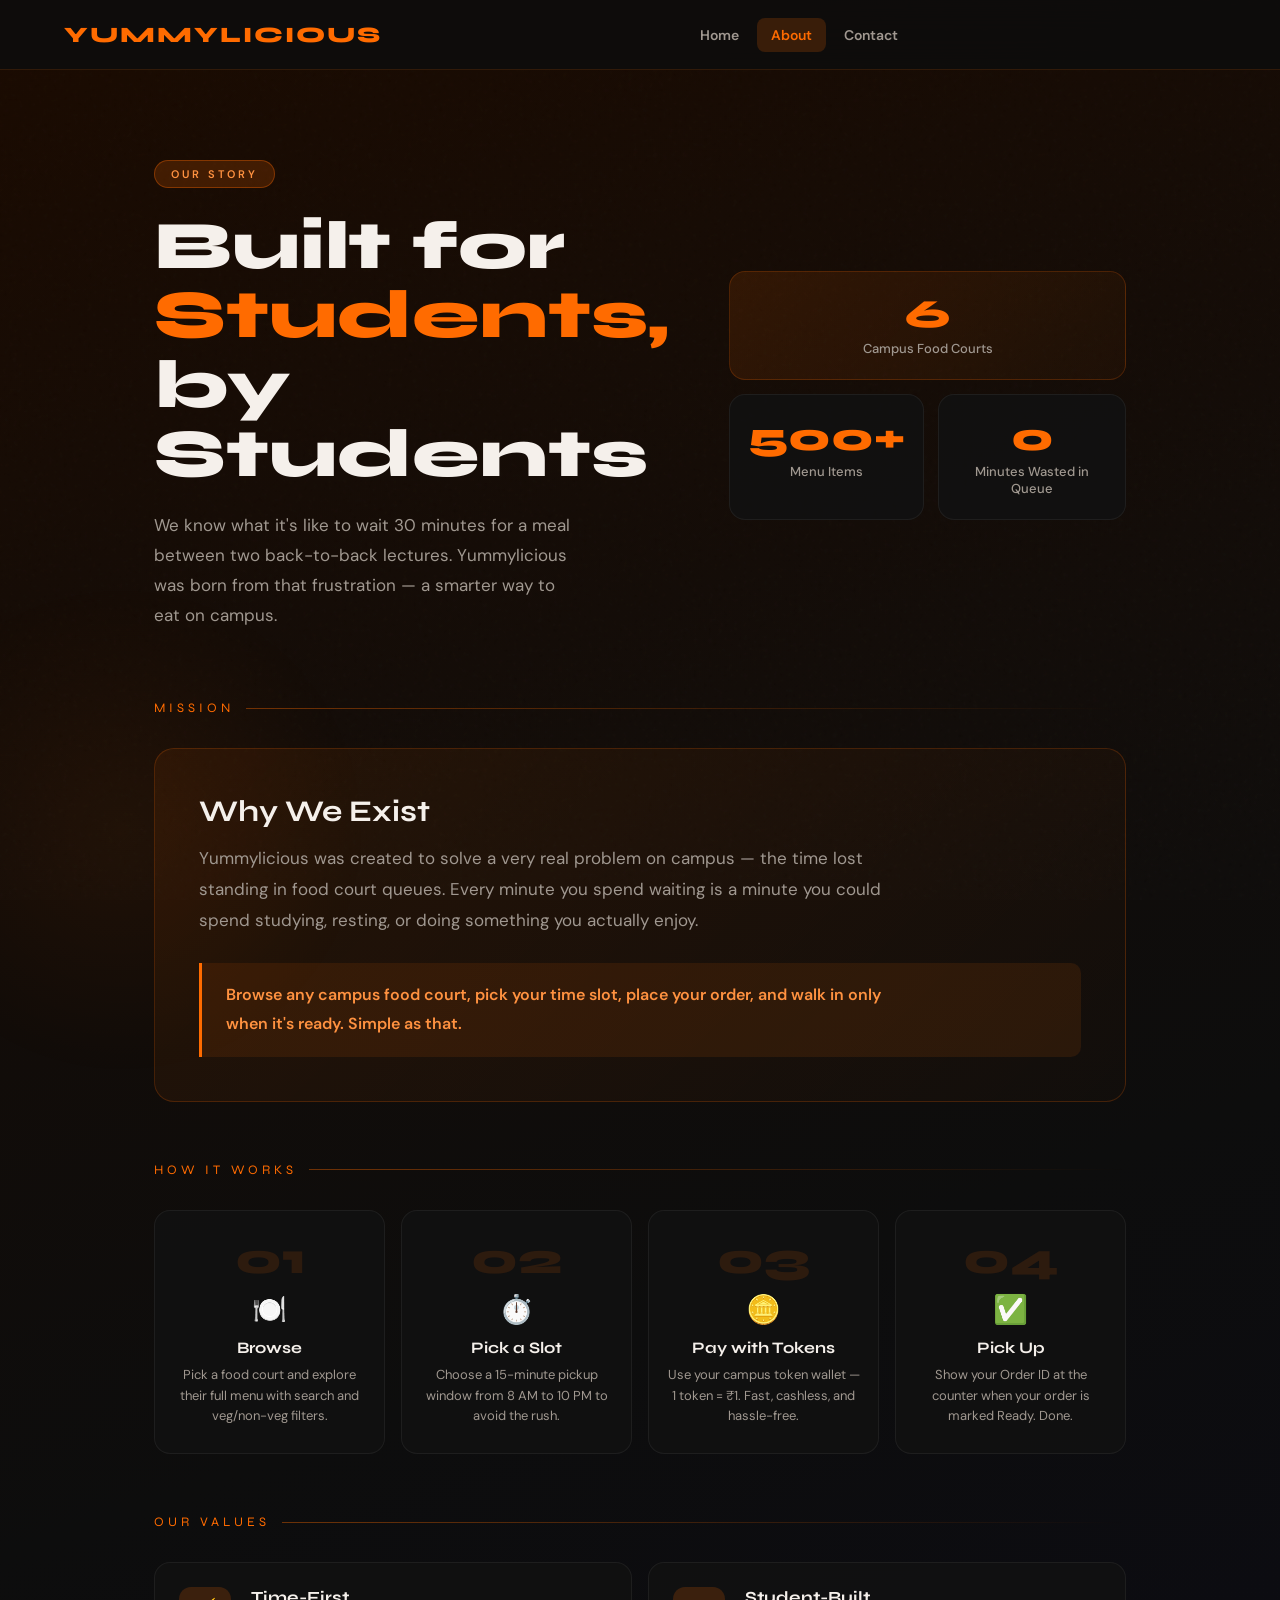
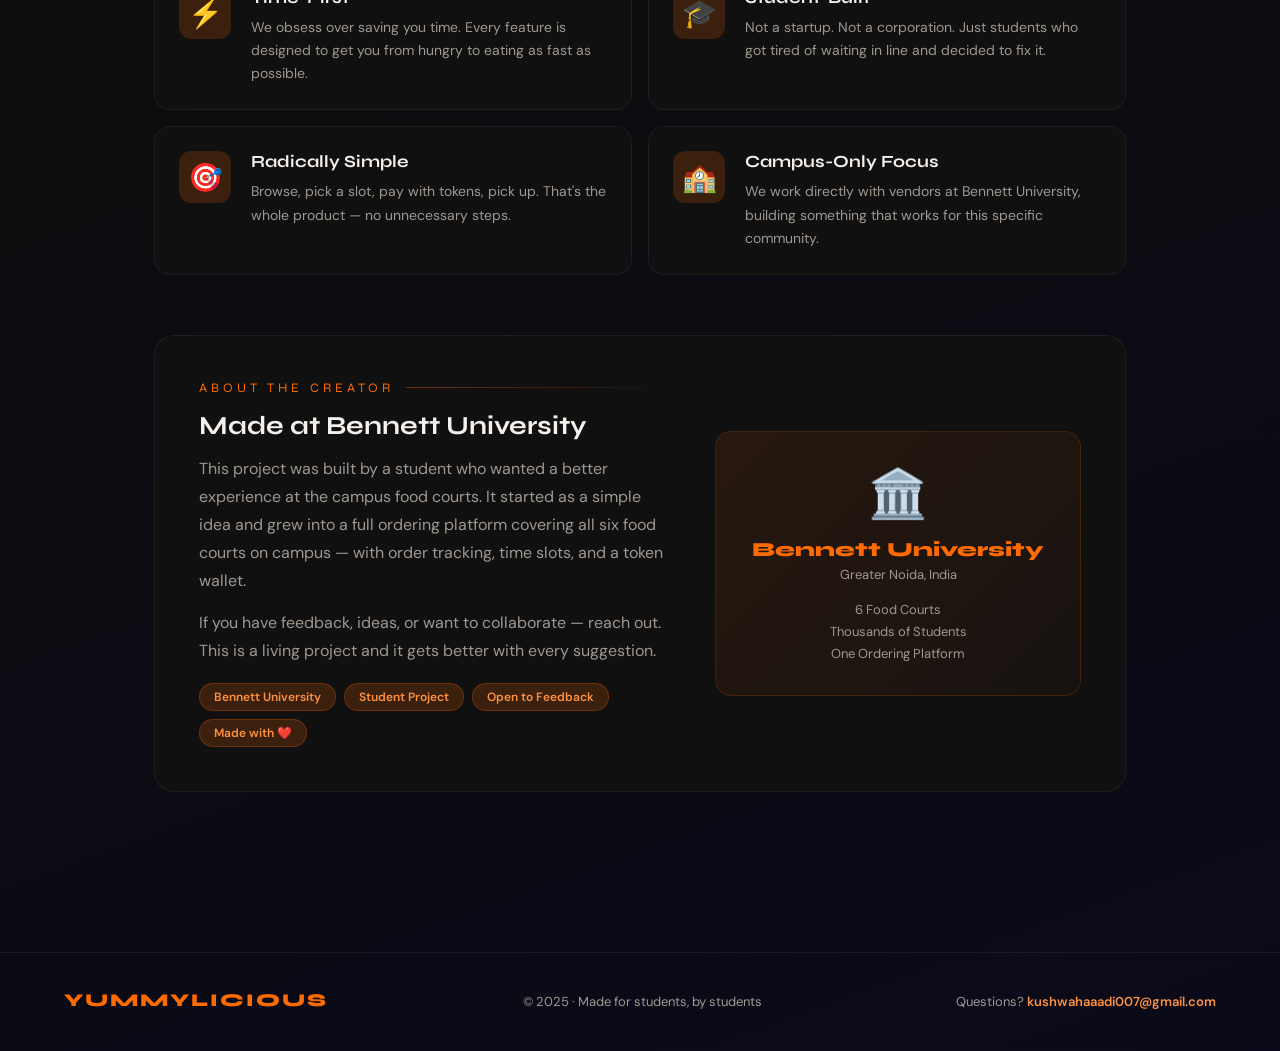
<file: about.html>
<!DOCTYPE html>
<html lang="en">
<head>
<meta charset="UTF-8">
<meta name="viewport" content="width=device-width, initial-scale=1.0">
<title>About Us | Yummylicious</title>
<link href="https://fonts.googleapis.com/css2?family=Syne:wght@700;800&family=DM+Sans:wght@400;500;600&display=swap" rel="stylesheet">
<link rel="stylesheet" href="style.css">
<style>
/* About-specific styles */
body { background: linear-gradient(160deg, #1a0a00 0%, #0D0D0D 50%, #0a0a1a 100%); }

.glow-bottom {
  position: fixed; bottom: -20%; left: -10%;
  width: 500px; height: 500px;
  background: radial-gradient(circle, rgba(255,107,0,0.06) 0%, transparent 70%);
  pointer-events: none; z-index: 0;
}

/* ── ABOUT HERO ── */
.about-hero {
  position: relative; z-index: 1;
  padding: 90px 5% 70px; max-width: 1100px; margin: 0 auto;
  display: grid; grid-template-columns: 1fr 1fr; gap: 60px; align-items: center;
}
.hero-badge {
  display: inline-block; background: var(--orange-glow); border: 1px solid rgba(255,107,0,0.35);
  color: var(--orange-light); font-size: 11px; font-weight: 600; letter-spacing: 3px;
  text-transform: uppercase; padding: 6px 16px; border-radius: 999px; margin-bottom: 24px;
}
.hero-left h1 {
  font-family: 'Syne', sans-serif; font-size: clamp(40px, 6vw, 68px);
  font-weight: 800; line-height: 1.02; margin-bottom: 22px;
}
.hero-left h1 em { font-style: normal; color: var(--orange); }
.hero-left p { color: var(--muted); font-size: 17px; line-height: 1.75; max-width: 420px; }

.hero-right { display: grid; grid-template-columns: 1fr 1fr; gap: 14px; }
.stat-card {
  background: var(--card-bg); border: 1px solid rgba(255,255,255,0.06);
  border-radius: var(--radius); padding: 22px 18px; text-align: center;
  transition: border-color 0.3s, transform 0.3s;
}
.stat-card:hover { border-color: rgba(255,107,0,0.3); transform: translateY(-4px); }
.stat-card:first-child {
  grid-column: 1 / -1;
  background: linear-gradient(135deg, rgba(255,107,0,0.12), rgba(255,107,0,0.04));
  border-color: rgba(255,107,0,0.2);
}
.stat-num {
  font-family: 'Syne', sans-serif; font-size: 40px; font-weight: 800;
  color: var(--orange); line-height: 1; margin-bottom: 6px;
}
.stat-label { font-size: 13px; color: var(--muted); font-weight: 500; }

/* ── CONTENT WRAPPER ── */
.content-wrapper {
  position: relative; z-index: 1; max-width: 1100px;
  margin: 0 auto; padding: 0 5% 100px;
}

/* ── MISSION ── */
.mission-block {
  background: linear-gradient(135deg, rgba(255,107,0,0.08), rgba(255,107,0,0.02));
  border: 1px solid rgba(255,107,0,0.2); border-radius: 20px;
  padding: 44px; margin-bottom: 60px;
}
.mission-block h2 { font-family: 'Syne', sans-serif; font-size: 30px; font-weight: 700; margin-bottom: 14px; }
.mission-block p { color: var(--muted); font-size: 17px; line-height: 1.8; max-width: 700px; }
.mission-highlight {
  margin-top: 28px; padding: 18px 24px;
  background: rgba(255,107,0,0.1); border-left: 3px solid var(--orange);
  border-radius: 0 10px 10px 0;
}
.mission-highlight p { color: var(--orange-light); font-size: 16px; font-weight: 600; margin: 0; }

/* ── HOW IT WORKS ── */
.how-section { margin-bottom: 60px; }
.steps-grid { display: grid; grid-template-columns: repeat(4, 1fr); gap: 16px; margin-top: 28px; }
.step-card {
  background: var(--card-bg); border: 1px solid rgba(255,255,255,0.06);
  border-radius: var(--radius); padding: 26px 18px; text-align: center;
  transition: border-color 0.3s, transform 0.3s; position: relative; overflow: hidden;
}
.step-card:hover { border-color: rgba(255,107,0,0.25); transform: translateY(-4px); }
.step-card::before {
  content: ''; position: absolute; top: 0; left: 0; right: 0; height: 2px;
  background: linear-gradient(to right, var(--orange), transparent);
  opacity: 0; transition: opacity 0.3s;
}
.step-card:hover::before { opacity: 1; }
.step-num { font-family: 'Syne', sans-serif; font-size: 44px; font-weight: 800; color: rgba(255,107,0,0.12); line-height: 1; margin-bottom: 10px; }
.step-icon { font-size: 28px; margin-bottom: 10px; }
.step-title { font-family: 'Syne', sans-serif; font-size: 16px; font-weight: 700; margin-bottom: 8px; }
.step-desc { font-size: 13px; color: var(--muted); line-height: 1.6; }

/* ── VALUES ── */
.values-section { margin-bottom: 60px; }
.values-grid { display: grid; grid-template-columns: 1fr 1fr; gap: 16px; margin-top: 28px; }
.value-card {
  background: var(--card-bg); border: 1px solid rgba(255,255,255,0.06);
  border-radius: var(--radius); padding: 24px;
  display: flex; gap: 20px; align-items: flex-start;
  transition: border-color 0.3s, transform 0.3s;
}
.value-card:hover { border-color: rgba(255,107,0,0.25); transform: translateY(-3px); }
.value-icon {
  font-size: 28px; flex-shrink: 0; width: 52px; height: 52px;
  background: var(--orange-glow); border-radius: 12px;
  display: flex; align-items: center; justify-content: center;
}
.value-text h3 { font-family: 'Syne', sans-serif; font-size: 17px; font-weight: 700; margin-bottom: 8px; }
.value-text p { font-size: 14px; color: var(--muted); line-height: 1.65; }

/* ── STUDENT BLOCK ── */
.student-block {
  background: var(--card-bg); border: 1px solid rgba(255,255,255,0.06);
  border-radius: 20px; padding: 44px;
  display: flex; gap: 50px; align-items: center; margin-bottom: 60px;
}
.student-block-left { flex: 1; }
.student-block-left h2 { font-family: 'Syne', sans-serif; font-size: 26px; font-weight: 700; margin-bottom: 14px; }
.student-block-left p { color: var(--muted); font-size: 16px; line-height: 1.75; margin-bottom: 14px; }
.tag-row { display: flex; flex-wrap: wrap; gap: 8px; margin-top: 18px; }
.tag {
  background: var(--orange-glow); border: 1px solid rgba(255,107,0,0.25);
  color: var(--orange-light); font-size: 12px; font-weight: 600;
  padding: 5px 14px; border-radius: 999px;
}
.student-block-right {
  flex-shrink: 0; text-align: center; padding: 30px 36px;
  background: linear-gradient(135deg, rgba(255,107,0,0.1), rgba(255,107,0,0.03));
  border-radius: 16px; border: 1px solid rgba(255,107,0,0.15);
}
.uni-name { font-family: 'Syne', sans-serif; font-size: 20px; font-weight: 800; color: var(--orange); margin-bottom: 4px; }
.uni-sub { font-size: 13px; color: var(--muted); }

/* ── FOOTER ── */
footer {
  position: relative; z-index: 1;
  border-top: 1px solid rgba(255,255,255,0.07);
  padding: 36px 5%;
  display: flex; justify-content: space-between; align-items: center;
  flex-wrap: wrap; gap: 16px;
}
.footer-logo { font-family: 'Syne', sans-serif; font-size: 18px; font-weight: 800; color: var(--orange); letter-spacing: 2px; }
.footer-copy { font-size: 13px; color: var(--muted); }
.footer-email { font-size: 13px; color: var(--muted); }
.footer-email a { color: var(--orange-light); text-decoration: none; font-weight: 600; }
.footer-email a:hover { text-decoration: underline; }

/* ── RESPONSIVE ── */
@media (max-width: 900px) {
  .about-hero { grid-template-columns: 1fr; gap: 40px; }
  .hero-right { grid-template-columns: repeat(3, 1fr); }
  .hero-right .stat-card:first-child { grid-column: 1/-1; }
  .steps-grid { grid-template-columns: repeat(2, 1fr); }
  .student-block { flex-direction: column; }
  .student-block-right { width: 100%; }
}
@media (max-width: 600px) {
  .values-grid { grid-template-columns: 1fr; }
  .hero-right { grid-template-columns: 1fr 1fr; }
  footer { flex-direction: column; text-align: center; }
  .mission-block { padding: 28px 24px; }
}
</style>
</head>
<body>
<div class="glow-bottom"></div>

<!-- NAVBAR -->
<nav class="navbar">
  <a href="index.html" class="logo">Yummylicious</a>
  <div class="nav-center">
    <a href="index.html">Home</a>
    <a href="about.html" class="active">About</a>
    <a href="#" id="contact-link">Contact</a>
  </div>
  <div class="nav-right">
    <button class="mobile-menu-btn" id="mobileMenuBtn" onclick="toggleMobileMenu()"><span></span><span></span><span></span></button>
  </div>
</nav>
<div class="mobile-nav" id="mobileNav">
  <a href="index.html">Home</a>
  <a href="about.html">About</a>
  <a href="#" id="mobile-contact-link">Contact</a>
</div>

<!-- HERO -->
<section class="about-hero">
  <div class="hero-left">
    <div class="hero-badge">Our Story</div>
    <h1>Built for <em>Students,</em> by Students</h1>
    <p>We know what it's like to wait 30 minutes for a meal between two back-to-back lectures. Yummylicious was born from that frustration — a smarter way to eat on campus.</p>
  </div>
  <div class="hero-right">
    <div class="stat-card">
      <div class="stat-num">6</div>
      <div class="stat-label">Campus Food Courts</div>
    </div>
    <div class="stat-card">
      <div class="stat-num">500+</div>
      <div class="stat-label">Menu Items</div>
    </div>
    <div class="stat-card">
      <div class="stat-num">0</div>
      <div class="stat-label">Minutes Wasted in Queue</div>
    </div>
  </div>
</section>

<!-- CONTENT -->
<div class="content-wrapper">

  <div class="section-label">Mission</div>
  <div class="mission-block">
    <h2>Why We Exist</h2>
    <p>Yummylicious was created to solve a very real problem on campus — the time lost standing in food court queues. Every minute you spend waiting is a minute you could spend studying, resting, or doing something you actually enjoy.</p>
    <div class="mission-highlight">
      <p>Browse any campus food court, pick your time slot, place your order, and walk in only when it's ready. Simple as that.</p>
    </div>
  </div>

  <div class="how-section">
    <div class="section-label">How It Works</div>
    <div class="steps-grid">
      <div class="step-card">
        <div class="step-num">01</div>
        <div class="step-icon">🍽️</div>
        <div class="step-title">Browse</div>
        <div class="step-desc">Pick a food court and explore their full menu with search and veg/non-veg filters.</div>
      </div>
      <div class="step-card">
        <div class="step-num">02</div>
        <div class="step-icon">⏱️</div>
        <div class="step-title">Pick a Slot</div>
        <div class="step-desc">Choose a 15-minute pickup window from 8 AM to 10 PM to avoid the rush.</div>
      </div>
      <div class="step-card">
        <div class="step-num">03</div>
        <div class="step-icon">🪙</div>
        <div class="step-title">Pay with Tokens</div>
        <div class="step-desc">Use your campus token wallet — 1 token = ₹1. Fast, cashless, and hassle-free.</div>
      </div>
      <div class="step-card">
        <div class="step-num">04</div>
        <div class="step-icon">✅</div>
        <div class="step-title">Pick Up</div>
        <div class="step-desc">Show your Order ID at the counter when your order is marked Ready. Done.</div>
      </div>
    </div>
  </div>

  <div class="values-section">
    <div class="section-label">Our Values</div>
    <div class="values-grid">
      <div class="value-card">
        <div class="value-icon">⚡</div>
        <div class="value-text">
          <h3>Time-First</h3>
          <p>We obsess over saving you time. Every feature is designed to get you from hungry to eating as fast as possible.</p>
        </div>
      </div>
      <div class="value-card">
        <div class="value-icon">🎓</div>
        <div class="value-text">
          <h3>Student-Built</h3>
          <p>Not a startup. Not a corporation. Just students who got tired of waiting in line and decided to fix it.</p>
        </div>
      </div>
      <div class="value-card">
        <div class="value-icon">🎯</div>
        <div class="value-text">
          <h3>Radically Simple</h3>
          <p>Browse, pick a slot, pay with tokens, pick up. That's the whole product — no unnecessary steps.</p>
        </div>
      </div>
      <div class="value-card">
        <div class="value-icon">🏫</div>
        <div class="value-text">
          <h3>Campus-Only Focus</h3>
          <p>We work directly with vendors at Bennett University, building something that works for this specific community.</p>
        </div>
      </div>
    </div>
  </div>

  <div class="student-block">
    <div class="student-block-left">
      <div class="section-label" style="margin-bottom:14px;">About the Creator</div>
      <h2>Made at Bennett University</h2>
      <p>This project was built by a student who wanted a better experience at the campus food courts. It started as a simple idea and grew into a full ordering platform covering all six food courts on campus — with order tracking, time slots, and a token wallet.</p>
      <p>If you have feedback, ideas, or want to collaborate — reach out. This is a living project and it gets better with every suggestion.</p>
      <div class="tag-row">
        <span class="tag">Bennett University</span>
        <span class="tag">Student Project</span>
        <span class="tag">Open to Feedback</span>
        <span class="tag">Made with ❤️</span>
      </div>
    </div>
    <div class="student-block-right">
      <div style="font-size:48px;margin-bottom:12px;">🏛️</div>
      <div class="uni-name">Bennett University</div>
      <div class="uni-sub">Greater Noida, India</div>
      <div style="margin-top:16px;font-size:13px;color:var(--muted);line-height:1.7;">
        6 Food Courts<br>Thousands of Students<br>One Ordering Platform
      </div>
    </div>
  </div>

</div>

<!-- FOOTER -->
<footer>
  <div class="footer-logo">YUMMYLICIOUS</div>
  <div class="footer-copy">© 2025 · Made for students, by students</div>
  <div class="footer-email">Questions? <a href="mailto:kushwahaaadi007@gmail.com">kushwahaaadi007@gmail.com</a></div>
</footer>

<!-- CONTACT POPUP (reused from shared) -->
<div class="overlay-popup" id="contactPopup">
  <div class="contact-popup-box">
    <h2 class="contact-popup-head">Contact Us <button class="popup-close-x" onclick="document.getElementById('contactPopup').classList.remove('open')">✕</button></h2>
    <form action="https://formsubmit.co/kushwahaaadi007@gmail.com" method="POST">
      <div class="form-group"><label>Your Name</label><input type="text" name="name" required placeholder="e.g. Aaditya Kushwaha"></div>
      <div class="form-group"><label>Email Address</label><input type="email" name="email" required placeholder="your@email.com"></div>
      <div class="form-group"><label>Message</label><textarea name="query" required placeholder="Tell us how we can help…"></textarea></div>
      <input type="hidden" name="_subject" value="Yummylicious Contact Form">
      <input type="hidden" name="_captcha" value="false">
      <button type="submit" class="checkout-btn" style="margin-top:4px;">Send Message</button>
    </form>
  </div>
</div>

<script>
function toggleMobileMenu() { document.getElementById('mobileNav').classList.toggle('open'); }

// Fix contact links on about page
['contact-link', 'mobile-contact-link'].forEach(id => {
  const el = document.getElementById(id);
  if (el) el.addEventListener('click', e => { e.preventDefault(); document.getElementById('contactPopup').classList.add('open'); });
});

document.getElementById('contactPopup').addEventListener('click', function(e) { if (e.target === this) this.classList.remove('open'); });
</script>
</body>
</html>
</file>
<file: style.css>
/* ══════════════════════════════════════════
   YUMMYLICIOUS — Shared Stylesheet
   All pages link to this file
══════════════════════════════════════════ */

:root {
  --orange: #FF6B00;
  --orange-light: #FF9240;
  --orange-glow: rgba(255,107,0,0.18);
  --dark: #0D0D0D;
  --card-bg: rgba(18,18,18,0.88);
  --surface: rgba(30,30,30,0.9);
  --text: #F5F0EB;
  --muted: #A09890;
  --veg: #22c55e;
  --nonveg: #ef4444;
  --radius: 16px;
  --nav-h: 70px;
}

/* ── RESET ── */
*, *::before, *::after { margin: 0; padding: 0; box-sizing: border-box; }
html { scroll-behavior: smooth; }
body {
  font-family: 'DM Sans', sans-serif;
  background: var(--dark);
  color: var(--text);
  min-height: 100vh;
  overflow-x: hidden;
  -webkit-font-smoothing: antialiased;
}

/* ── NOISE TEXTURE ── */
body::before {
  content: '';
  position: fixed; inset: 0;
  background-image: url("data:image/svg+xml,%3Csvg viewBox='0 0 200 200' xmlns='http://www.w3.org/2000/svg'%3E%3Cfilter id='n'%3E%3CfeTurbulence type='fractalNoise' baseFrequency='0.9' numOctaves='4' stitchTiles='stitch'/%3E%3C/filter%3E%3Crect width='100%25' height='100%25' filter='url(%23n)' opacity='0.04'/%3E%3C/svg%3E");
  pointer-events: none; z-index: 0; opacity: 0.5;
}

/* ── MAIN WRAPPER ── */
.main {
  position: relative;
  min-height: 100vh;
  background: linear-gradient(160deg, #1a0a00 0%, #0D0D0D 50%, #0a0a1a 100%);
}
.main::after {
  content: ''; position: fixed; top: -30%; right: -10%; width: 600px; height: 600px;
  background: radial-gradient(circle, rgba(255,107,0,0.12) 0%, transparent 70%);
  pointer-events: none; z-index: 0;
}

/* ══════════════════════════════════════════
   NAVBAR
══════════════════════════════════════════ */
.navbar {
  position: sticky; top: 0; z-index: 100;
  display: flex; justify-content: space-between; align-items: center;
  padding: 0 5%; height: var(--nav-h);
  background: rgba(13,13,13,0.88); backdrop-filter: blur(20px);
  border-bottom: 1px solid rgba(255,107,0,0.15);
  gap: 12px;
}
.logo {
  font-family: 'Syne', sans-serif; font-size: 22px; font-weight: 800;
  color: var(--orange); letter-spacing: 2px; text-transform: uppercase;
  flex-shrink: 0; text-decoration: none;
}
.nav-center { display: flex; gap: 4px; }
.nav-center a {
  text-decoration: none; color: var(--muted); font-weight: 600; font-size: 14px;
  padding: 8px 14px; border-radius: 8px; transition: all 0.2s;
}
.nav-center a:hover, .nav-center a.active { color: var(--orange); background: var(--orange-glow); }

.nav-right { display: flex; align-items: center; gap: 10px; flex-shrink: 0; }

/* Token pill */
.token-pill {
  display: none; align-items: center; gap: 6px;
  background: var(--orange-glow); border: 1px solid rgba(255,107,0,0.3);
  color: var(--orange-light); font-weight: 700; font-size: 13px;
  padding: 7px 14px; border-radius: 999px; cursor: pointer; transition: all 0.2s;
}
.token-pill:hover { background: rgba(255,107,0,0.25); }

/* Cart pill */
.cart-pill {
  display: flex; align-items: center; gap: 8px;
  background: var(--orange); color: white; font-weight: 700; font-size: 14px;
  padding: 8px 18px; border-radius: 999px; cursor: pointer; border: none;
  transition: all 0.2s; font-family: 'DM Sans', sans-serif;
}
.cart-pill:hover { background: var(--orange-light); transform: scale(1.04); }
.cart-pill svg { width: 16px; height: 16px; }

/* Login btn */
.login-btn {
  background: none; border: 1px solid rgba(255,255,255,0.15); color: var(--muted);
  font-family: 'DM Sans', sans-serif; font-size: 14px; font-weight: 600;
  padding: 8px 18px; border-radius: 999px; cursor: pointer; transition: all 0.2s;
}
.login-btn:hover { border-color: var(--orange); color: var(--orange); }

/* User menu btn */
.user-menu-btn {
  display: none; align-items: center; gap: 8px;
  background: var(--surface); border: 1px solid rgba(255,255,255,0.1);
  color: var(--text); font-family: 'DM Sans', sans-serif; font-size: 13px; font-weight: 600;
  padding: 7px 14px; border-radius: 999px; cursor: pointer; transition: all 0.2s;
}
.user-menu-btn:hover { border-color: rgba(255,107,0,0.3); }
.user-avatar {
  width: 26px; height: 26px; border-radius: 50%; background: var(--orange);
  color: white; font-size: 11px; font-weight: 800;
  display: flex; align-items: center; justify-content: center; flex-shrink: 0;
}

/* Mobile hamburger */
.mobile-menu-btn {
  display: none; flex-direction: column; gap: 5px; background: none;
  border: none; cursor: pointer; padding: 4px;
}
.mobile-menu-btn span {
  display: block; width: 22px; height: 2px;
  background: var(--text); border-radius: 2px; transition: all 0.2s;
}

/* Mobile nav drawer */
.mobile-nav {
  display: none; flex-direction: column;
  position: fixed; top: var(--nav-h); left: 0; right: 0;
  background: rgba(13,13,13,0.97); backdrop-filter: blur(20px);
  border-bottom: 1px solid rgba(255,107,0,0.15);
  padding: 16px 5%; gap: 4px; z-index: 99;
}
.mobile-nav.open { display: flex; }
.mobile-nav a {
  color: var(--muted); font-weight: 600; font-size: 15px;
  padding: 12px 16px; border-radius: 8px; text-decoration: none; transition: all 0.2s;
}
.mobile-nav a:hover { color: var(--orange); background: var(--orange-glow); }

/* ══════════════════════════════════════════
   HERO
══════════════════════════════════════════ */
.hero {
  position: relative; z-index: 1; text-align: center; padding: 80px 5% 60px;
}
.hero-badge {
  display: inline-block; background: var(--orange-glow); border: 1px solid rgba(255,107,0,0.4);
  color: var(--orange-light); font-size: 12px; font-weight: 600; letter-spacing: 3px;
  text-transform: uppercase; padding: 6px 18px; border-radius: 999px; margin-bottom: 24px;
}
.hero h1 {
  font-family: 'Syne', sans-serif; font-size: clamp(42px, 8vw, 96px);
  font-weight: 800; line-height: 0.95; color: var(--text); margin-bottom: 20px;
}
.hero h1 span { color: var(--orange); }
.hero p { color: var(--muted); font-size: 17px; max-width: 480px; margin: 0 auto 36px; }

.hero-stats {
  display: inline-flex; align-items: center; gap: 0;
  background: var(--card-bg); border: 1px solid rgba(255,255,255,0.07);
  border-radius: 16px; overflow: hidden; backdrop-filter: blur(10px);
}
.hero-stat { padding: 16px 28px; text-align: center; }
.hero-stat-num {
  font-family: 'Syne', sans-serif; font-size: 28px; font-weight: 800;
  color: var(--orange); display: block; line-height: 1;
}
.hero-stat-lbl { font-size: 11px; color: var(--muted); font-weight: 600; letter-spacing: 0.5px; margin-top: 2px; display: block; }
.hero-stat-divider { width: 1px; height: 40px; background: rgba(255,255,255,0.07); }

/* ══════════════════════════════════════════
   COURTS SECTION
══════════════════════════════════════════ */
.courts-section { position: relative; z-index: 1; padding: 0 5% 60px; }
.section-label {
  font-family: 'Syne', sans-serif; font-size: 13px; letter-spacing: 4px;
  text-transform: uppercase; color: var(--orange); margin-bottom: 32px;
  display: flex; align-items: center; gap: 12px;
}
.section-label::after {
  content: ''; flex: 1; height: 1px;
  background: linear-gradient(to right, rgba(255,107,0,0.4), transparent);
}

.cards-grid { display: grid; grid-template-columns: repeat(auto-fill, minmax(320px, 1fr)); gap: 24px; }

.card {
  background: var(--card-bg); border: 1px solid rgba(255,255,255,0.06);
  border-radius: var(--radius); overflow: hidden;
  transition: transform 0.3s, box-shadow 0.3s, border-color 0.3s;
  cursor: pointer; backdrop-filter: blur(12px);
}
.card:hover {
  transform: translateY(-6px);
  box-shadow: 0 20px 60px rgba(0,0,0,0.5), 0 0 0 1px rgba(255,107,0,0.3);
  border-color: rgba(255,107,0,0.3);
}
.card-img { width: 100%; height: 200px; overflow: hidden; position: relative; }
.card-img img { width: 100%; height: 100%; object-fit: cover; transition: transform 0.5s; }
.card:hover .card-img img { transform: scale(1.08); }
.card-img::after {
  content: ''; position: absolute; inset: 0;
  background: linear-gradient(to top, rgba(13,13,13,0.6) 0%, transparent 60%);
}
.card-body { padding: 20px; }
.card-cuisine { font-size: 11px; font-weight: 600; letter-spacing: 2px; text-transform: uppercase; color: var(--orange-light); margin-bottom: 8px; }
.card-name { font-family: 'Syne', sans-serif; font-size: 22px; font-weight: 700; margin-bottom: 10px; }
.card-desc { color: var(--muted); font-size: 14px; line-height: 1.6; margin-bottom: 20px; }
.card-btn {
  width: 100%; padding: 12px; background: var(--orange); border: none;
  color: white; font-family: 'DM Sans', sans-serif; font-size: 15px; font-weight: 700;
  border-radius: 10px; cursor: pointer; transition: all 0.2s;
}
.card-btn:hover { background: var(--orange-light); transform: translateY(-1px); }

/* ══════════════════════════════════════════
   ORDER PAGE
══════════════════════════════════════════ */
.order-page {
  display: none; position: relative; z-index: 1;
  min-height: 100vh;
  background: linear-gradient(160deg, #1a0a00 0%, #0D0D0D 60%, #0a0a1a 100%);
}
.order-inner { padding: 0 5% 60px; }
.order-header {
  display: flex; justify-content: space-between; align-items: center;
  padding: 40px 0 32px; gap: 20px;
}
.back-btn {
  display: flex; align-items: center; gap: 8px;
  background: none; border: 1px solid rgba(255,255,255,0.15); color: var(--text);
  padding: 10px 20px; border-radius: 10px; cursor: pointer;
  font-family: 'DM Sans', sans-serif; font-size: 14px; font-weight: 600; transition: all 0.2s;
}
.back-btn:hover { border-color: var(--orange); color: var(--orange); }
.order-cuisine-lbl {
  font-size: 12px; letter-spacing: 3px; text-transform: uppercase;
  color: var(--orange); margin-bottom: 6px; font-weight: 600;
}
.order-title {
  font-family: 'Syne', sans-serif; font-size: clamp(28px, 5vw, 48px);
  font-weight: 800; color: var(--orange);
}

/* Search bar */
.search-bar-wrapper { margin-bottom: 28px; }
.search-row { display: flex; gap: 12px; flex-wrap: wrap; align-items: center; }
.search-input-wrap { position: relative; flex: 1; min-width: 200px; }
.search-input-wrap svg {
  position: absolute; left: 14px; top: 50%; transform: translateY(-50%);
  color: var(--muted); width: 18px; height: 18px;
}
.search-input {
  width: 100%; background: var(--surface); border: 1px solid rgba(255,255,255,0.1);
  color: var(--text); font-family: 'DM Sans', sans-serif; font-size: 15px;
  padding: 12px 16px 12px 44px; border-radius: 12px; outline: none; transition: border-color 0.2s;
}
.search-input::placeholder { color: var(--muted); }
.search-input:focus { border-color: var(--orange); }

.filter-btns { display: flex; gap: 8px; flex-wrap: wrap; }
.filter-btn {
  display: flex; align-items: center; gap: 6px; padding: 10px 16px;
  border-radius: 10px; border: 1px solid rgba(255,255,255,0.1);
  background: var(--surface); color: var(--muted);
  font-family: 'DM Sans', sans-serif; font-size: 13px; font-weight: 600;
  cursor: pointer; transition: all 0.2s;
}
.filter-btn.active-all { border-color: var(--orange); color: var(--orange); background: var(--orange-glow); }
.filter-btn.active-veg { border-color: var(--veg); color: var(--veg); background: rgba(34,197,94,0.12); }
.filter-btn.active-nonveg { border-color: var(--nonveg); color: var(--nonveg); background: rgba(239,68,68,0.12); }
.dot { width: 8px; height: 8px; border-radius: 50%; }
.dot-veg { background: var(--veg); }
.dot-nonveg { background: var(--nonveg); }
.results-count { font-size: 13px; color: var(--muted); margin-top: 12px; }
.results-count span { color: var(--orange); font-weight: 600; }

/* Dish cards */
.dishes-container { display: grid; grid-template-columns: repeat(auto-fill, minmax(200px, 1fr)); gap: 16px; }
.dish-card {
  background: var(--card-bg); border: 1px solid rgba(255,255,255,0.06);
  border-radius: var(--radius); overflow: hidden;
  transition: transform 0.25s, border-color 0.25s;
  display: flex; flex-direction: column; backdrop-filter: blur(10px);
}
.dish-card:hover { transform: translateY(-4px); border-color: rgba(255,107,0,0.25); }
.dish-img-wrap { width: 100%; height: 140px; overflow: hidden; }
.dish-img-wrap img { width: 100%; height: 100%; object-fit: cover; transition: transform 0.4s; }
.dish-card:hover .dish-img-wrap img { transform: scale(1.06); }
.dish-body { padding: 14px; flex: 1; display: flex; flex-direction: column; }
.dish-type-dot { width: 10px; height: 10px; border-radius: 50%; border: 2px solid; margin-bottom: 8px; flex-shrink: 0; }
.dish-name { font-family: 'Syne', sans-serif; font-size: 14px; font-weight: 700; margin-bottom: 6px; line-height: 1.3; flex: 1; }
.dish-price { font-size: 16px; font-weight: 700; color: var(--orange); margin-bottom: 12px; }
.qty-row { display: flex; align-items: center; gap: 8px; margin-bottom: 10px; }
.qty-btn {
  width: 28px; height: 28px; border-radius: 8px;
  background: rgba(255,107,0,0.15); border: 1px solid rgba(255,107,0,0.3);
  color: var(--orange); font-size: 16px; font-weight: 700; cursor: pointer;
  display: flex; align-items: center; justify-content: center; transition: background 0.15s;
}
.qty-btn:hover { background: rgba(255,107,0,0.3); }
.qty-num { font-size: 15px; font-weight: 700; min-width: 24px; text-align: center; }
.add-btn {
  width: 100%; padding: 9px; background: var(--orange); border: none;
  color: white; font-family: 'DM Sans', sans-serif; font-size: 13px; font-weight: 700;
  border-radius: 8px; cursor: pointer; transition: all 0.2s;
}
.add-btn:hover { background: var(--orange-light); }
.add-btn.added { background: var(--veg); }
.no-results { grid-column: 1/-1; text-align: center; padding: 60px 20px; color: var(--muted); }
.no-results h3 { font-family: 'Syne', sans-serif; font-size: 20px; margin-bottom: 8px; color: var(--text); }

/* ══════════════════════════════════════════
   CART POPUP
══════════════════════════════════════════ */
.cart-popup {
  display: none; position: fixed; inset: 0;
  background: rgba(0,0,0,0.75); backdrop-filter: blur(8px);
  z-index: 1000; justify-content: center; align-items: center; padding: 20px;
}
.cart-popup.open { display: flex; }
.cart-box {
  background: #141414; border: 1px solid rgba(255,107,0,0.3); border-radius: 20px;
  width: 100%; max-width: 560px; max-height: 90vh;
  display: flex; flex-direction: column; overflow: hidden;
  box-shadow: 0 30px 80px rgba(0,0,0,0.7);
}
.cart-head {
  display: flex; justify-content: space-between; align-items: center;
  padding: 22px 28px; border-bottom: 1px solid rgba(255,255,255,0.08);
  flex-shrink: 0;
}
.cart-head h2 { font-family: 'Syne', sans-serif; font-size: 20px; font-weight: 700; color: var(--orange); }
.cart-close { background: none; border: none; color: var(--muted); font-size: 22px; cursor: pointer; transition: color 0.2s; }
.cart-close:hover { color: var(--text); }
.cart-items-scroll { flex: 1; overflow-y: auto; padding: 12px 28px; min-height: 0; }
.cart-items-scroll::-webkit-scrollbar { width: 4px; }
.cart-items-scroll::-webkit-scrollbar-thumb { background: rgba(255,107,0,0.3); border-radius: 4px; }

.cart-court-label {
  font-size: 11px; font-weight: 700; letter-spacing: 2px; text-transform: uppercase;
  color: var(--orange); padding: 10px 0 6px; border-bottom: 1px solid rgba(255,107,0,0.15);
  margin-bottom: 4px;
}
.empty-cart-msg { text-align: center; padding: 50px 20px; color: var(--muted); font-size: 15px; }
.empty-cart-msg .icon { font-size: 48px; margin-bottom: 12px; }
.cart-item-row {
  display: grid; grid-template-columns: 1fr auto auto auto auto;
  align-items: center; gap: 12px; padding: 12px 0;
  border-bottom: 1px solid rgba(255,255,255,0.05); font-size: 14px;
}
.cart-item-name { font-weight: 600; }
.cart-item-price { color: var(--muted); white-space: nowrap; }
.cart-item-qty { text-align: center; font-weight: 700; color: var(--orange); }
.cart-item-total { font-weight: 700; white-space: nowrap; }
.cart-item-remove { color: rgba(239,68,68,0.6); cursor: pointer; font-size: 16px; transition: color 0.2s; }
.cart-item-remove:hover { color: var(--nonveg); }

/* Time slot section */
.timeslot-section {
  padding: 14px 28px; border-top: 1px solid rgba(255,255,255,0.06);
  flex-shrink: 0; display: none;
}
.timeslot-label {
  font-size: 12px; font-weight: 700; letter-spacing: 1px; text-transform: uppercase;
  color: var(--muted); margin-bottom: 10px;
}
.timeslot-grid {
  display: flex; gap: 8px; overflow-x: auto; padding-bottom: 6px;
  scrollbar-width: thin; scrollbar-color: rgba(255,107,0,0.3) transparent;
}
.timeslot-grid::-webkit-scrollbar { height: 3px; }
.timeslot-grid::-webkit-scrollbar-thumb { background: rgba(255,107,0,0.3); border-radius: 4px; }
.slot-btn {
  flex-shrink: 0; padding: 7px 12px; border-radius: 8px;
  background: var(--surface); border: 1px solid rgba(255,255,255,0.1);
  color: var(--text); font-family: 'DM Sans', sans-serif; font-size: 12px; font-weight: 600;
  cursor: pointer; transition: all 0.15s; white-space: nowrap;
}
.slot-btn:hover:not(:disabled) { border-color: var(--orange); color: var(--orange); }
.slot-btn.slot-active { background: var(--orange); border-color: var(--orange); color: white; }
.slot-btn.slot-past { opacity: 0.3; cursor: not-allowed; }

.cart-footer { padding: 16px 28px 24px; border-top: 1px solid rgba(255,255,255,0.08); flex-shrink: 0; }
.balance-row {
  display: flex; justify-content: space-between; align-items: center;
  padding: 10px 14px; background: var(--orange-glow);
  border: 1px solid rgba(255,107,0,0.2); border-radius: 10px; margin-bottom: 12px; font-size: 14px;
}
.balance-row .bal-label { color: var(--muted); }
.balance-row .bal-val { font-weight: 700; color: var(--orange-light); }
.total-row { display: flex; justify-content: space-between; align-items: center; margin-bottom: 6px; font-size: 14px; color: var(--muted); }
.grand-row {
  display: flex; justify-content: space-between; align-items: center;
  margin-bottom: 14px; margin-top: 10px; padding-top: 10px;
  border-top: 1px solid rgba(255,255,255,0.08);
}
.grand-row span:first-child { font-size: 18px; font-weight: 600; }
.grand-row span:last-child { font-family: 'Syne', sans-serif; font-size: 26px; font-weight: 800; color: var(--orange); }
.insufficient {
  color: var(--nonveg); font-size: 13px; margin-bottom: 10px; font-weight: 600;
  background: rgba(239,68,68,0.08); border: 1px solid rgba(239,68,68,0.2);
  padding: 8px 12px; border-radius: 8px; display: none;
}
.no-slot-msg {
  color: #facc15; font-size: 13px; margin-bottom: 10px; font-weight: 600;
  background: rgba(250,204,21,0.08); border: 1px solid rgba(250,204,21,0.2);
  padding: 8px 12px; border-radius: 8px;
}
.checkout-btn {
  width: 100%; padding: 15px; background: var(--orange); border: none;
  color: white; font-family: 'DM Sans', sans-serif; font-size: 16px; font-weight: 700;
  border-radius: 12px; cursor: pointer; transition: all 0.2s;
}
.checkout-btn:hover:not(:disabled) { background: var(--orange-light); transform: translateY(-1px); }
.checkout-btn:disabled { opacity: 0.5; cursor: not-allowed; transform: none; }

/* ══════════════════════════════════════════
   ORDER CONFIRMATION POPUP
══════════════════════════════════════════ */
.confirm-box {
  background: #141414; border: 1px solid rgba(255,107,0,0.35); border-radius: 24px;
  width: 100%; max-width: 420px; padding: 40px 36px; text-align: center;
  box-shadow: 0 30px 80px rgba(0,0,0,0.7);
}
.confirm-icon { font-size: 52px; margin-bottom: 14px; animation: popIn 0.4s cubic-bezier(0.34,1.56,0.64,1); }
@keyframes popIn { from { transform: scale(0.5); opacity: 0; } to { transform: scale(1); opacity: 1; } }
.confirm-title { font-family: 'Syne', sans-serif; font-size: 28px; font-weight: 800; color: var(--text); margin-bottom: 6px; }
.confirm-sub { color: var(--muted); font-size: 14px; margin-bottom: 20px; }
.confirm-order-id {
  font-family: 'Syne', sans-serif; font-size: 42px; font-weight: 800; color: var(--orange);
  background: var(--orange-glow); border: 2px dashed rgba(255,107,0,0.4);
  border-radius: 16px; padding: 16px 24px; letter-spacing: 4px; margin-bottom: 16px;
}
.confirm-slot {
  font-size: 14px; color: var(--muted); margin-bottom: 14px;
  background: rgba(255,255,255,0.04); padding: 10px 16px; border-radius: 10px;
}
.confirm-slot strong { color: var(--text); }
.confirm-items {
  display: flex; flex-wrap: wrap; gap: 6px; justify-content: center;
  margin-bottom: 14px;
}
.confirm-items span {
  font-size: 12px; background: rgba(255,255,255,0.05); border: 1px solid rgba(255,255,255,0.08);
  padding: 4px 10px; border-radius: 6px; color: var(--muted);
}
.confirm-total { font-size: 16px; font-weight: 700; color: var(--orange-light); margin-bottom: 24px; }
.confirm-track-btn {
  width: 100%; padding: 13px; background: var(--orange-glow);
  border: 1px solid rgba(255,107,0,0.3); color: var(--orange-light);
  font-family: 'DM Sans', sans-serif; font-size: 15px; font-weight: 700;
  border-radius: 12px; cursor: pointer; transition: all 0.2s; margin-bottom: 10px;
}
.confirm-track-btn:hover { background: rgba(255,107,0,0.25); }
.confirm-close-btn {
  width: 100%; padding: 13px; background: rgba(255,255,255,0.05);
  border: 1px solid rgba(255,255,255,0.1); color: var(--muted);
  font-family: 'DM Sans', sans-serif; font-size: 15px; font-weight: 600;
  border-radius: 12px; cursor: pointer; transition: all 0.2s;
}
.confirm-close-btn:hover { border-color: rgba(255,255,255,0.2); color: var(--text); }

/* ══════════════════════════════════════════
   OVERLAY POPUPS (shared)
══════════════════════════════════════════ */
.overlay-popup {
  display: none; position: fixed; inset: 0;
  background: rgba(0,0,0,0.75); backdrop-filter: blur(8px);
  z-index: 1000; justify-content: center; align-items: center; padding: 20px;
}
.overlay-popup.open { display: flex; }

/* Wallet popup */
.popup-box {
  background: #141414; border: 1px solid rgba(255,107,0,0.3); border-radius: 20px;
  width: 100%; max-width: 480px; padding: 36px;
  box-shadow: 0 30px 80px rgba(0,0,0,0.7); max-height: 88vh; overflow-y: auto;
}
.popup-head { display: flex; justify-content: space-between; align-items: center; margin-bottom: 28px; }
.popup-head h2 { font-family: 'Syne', sans-serif; font-size: 24px; font-weight: 700; color: var(--orange); }
.popup-close { background: none; border: none; color: var(--muted); font-size: 22px; cursor: pointer; transition: color 0.2s; }
.popup-close:hover { color: var(--text); }

.wallet-card {
  background: linear-gradient(135deg, rgba(255,107,0,0.12), rgba(255,107,0,0.04));
  border: 1px solid rgba(255,107,0,0.25); border-radius: 16px;
  padding: 28px; text-align: center; margin-bottom: 28px;
}
.wallet-name { font-size: 14px; color: var(--muted); margin-bottom: 8px; }
.wallet-balance { font-family: 'Syne', sans-serif; font-size: 56px; font-weight: 800; color: var(--orange); line-height: 1; }
.wallet-sub { font-size: 13px; color: var(--muted); margin-top: 6px; }

.redeem-section { margin-bottom: 28px; }
.redeem-section h3 { font-family: 'Syne', sans-serif; font-size: 16px; font-weight: 700; margin-bottom: 14px; }
.redeem-row { display: flex; gap: 10px; }
.redeem-input {
  flex: 1; background: rgba(255,255,255,0.05); border: 1px solid rgba(255,255,255,0.1);
  color: var(--text); font-family: 'DM Sans', sans-serif; font-size: 14px;
  padding: 12px 16px; border-radius: 10px; outline: none;
  text-transform: uppercase; letter-spacing: 1px; transition: border-color 0.2s;
}
.redeem-input:focus { border-color: var(--orange); }
.redeem-btn {
  padding: 12px 20px; background: var(--orange); border: none; color: white;
  font-family: 'DM Sans', sans-serif; font-size: 14px; font-weight: 700;
  border-radius: 10px; cursor: pointer; transition: all 0.2s; white-space: nowrap;
}
.redeem-btn:hover { background: var(--orange-light); }

.history-section h3 { font-family: 'Syne', sans-serif; font-size: 16px; font-weight: 700; margin-bottom: 14px; }

/* Order history items */
.order-history-item {
  background: rgba(255,255,255,0.03); border: 1px solid rgba(255,255,255,0.06);
  border-radius: 12px; padding: 14px 16px; margin-bottom: 10px;
}
.oh-top { display: flex; justify-content: space-between; align-items: center; margin-bottom: 6px; }
.oh-items { font-size: 13px; color: var(--muted); line-height: 1.6; margin-bottom: 6px; }
.oh-slot { font-size: 12px; color: rgba(255,107,0,0.7); margin-bottom: 6px; }
.oh-bottom { display: flex; justify-content: space-between; align-items: center; }
.oh-total { font-weight: 700; color: var(--orange); font-size: 14px; }
.oh-date { font-size: 12px; color: var(--muted); }
.oh-id { font-size: 11px; color: rgba(255,255,255,0.2); margin-top: 6px; letter-spacing: 1px; }

/* Order status badges */
.order-status-badge {
  font-size: 11px; font-weight: 700; padding: 3px 10px; border-radius: 999px;
  letter-spacing: 0.5px; flex-shrink: 0;
}
.status-pending { background: rgba(250,204,21,0.15); color: #facc15; border: 1px solid rgba(250,204,21,0.3); }
.status-preparing { background: rgba(251,146,60,0.15); color: #fb923c; border: 1px solid rgba(251,146,60,0.3); }
.status-ready { background: rgba(34,197,94,0.15); color: #22c55e; border: 1px solid rgba(34,197,94,0.3); }

.logout-link {
  width: 100%; padding: 12px; margin-top: 12px; background: none;
  border: 1px solid rgba(239,68,68,0.25); color: rgba(239,68,68,0.7);
  font-family: 'DM Sans', sans-serif; font-size: 14px; font-weight: 600;
  border-radius: 10px; cursor: pointer; transition: all 0.2s;
}
.logout-link:hover { border-color: var(--nonveg); color: var(--nonveg); background: rgba(239,68,68,0.07); }

.msg { padding: 12px 16px; border-radius: 10px; font-size: 14px; font-weight: 600; margin-top: 10px; display: none; }
.msg.error { background: rgba(239,68,68,0.12); border: 1px solid rgba(239,68,68,0.3); color: #ef4444; display: block; }
.msg.success { background: rgba(34,197,94,0.12); border: 1px solid rgba(34,197,94,0.3); color: #22c55e; display: block; }

/* Contact popup */
.contact-popup-box {
  background: #141414; border: 1px solid rgba(255,107,0,0.3); border-radius: 20px;
  width: 100%; max-width: 480px; padding: 36px;
  box-shadow: 0 30px 80px rgba(0,0,0,0.7);
}
.contact-popup-head {
  font-family: 'Syne', sans-serif; font-size: 24px; font-weight: 700; color: var(--orange);
  margin-bottom: 24px; padding-bottom: 16px; border-bottom: 1px solid rgba(255,107,0,0.2);
  display: flex; justify-content: space-between; align-items: center;
}
.popup-close-x { background: none; border: none; color: var(--muted); font-size: 22px; cursor: pointer; transition: color 0.2s; }
.popup-close-x:hover { color: var(--text); }
.form-group { margin-bottom: 18px; }
.form-group label {
  display: block; font-size: 12px; font-weight: 600; color: var(--muted);
  text-transform: uppercase; letter-spacing: 1px; margin-bottom: 8px;
}
.form-group input, .form-group textarea {
  width: 100%; background: rgba(255,255,255,0.05); border: 1px solid rgba(255,255,255,0.1);
  color: var(--text); font-family: 'DM Sans', sans-serif; font-size: 15px;
  padding: 12px 16px; border-radius: 10px; outline: none; transition: border-color 0.2s;
}
.form-group input:focus, .form-group textarea:focus { border-color: var(--orange); }
.form-group textarea { min-height: 110px; resize: vertical; }

/* ══════════════════════════════════════════
   TOAST
══════════════════════════════════════════ */
.toast {
  position: fixed; bottom: 30px; right: 30px;
  background: #1e1e1e; border: 1px solid rgba(255,107,0,0.4);
  color: var(--text); padding: 14px 20px; border-radius: 12px;
  font-size: 14px; font-weight: 600; z-index: 9999;
  transform: translateY(20px); opacity: 0; transition: all 0.3s;
  display: flex; align-items: center; gap: 10px;
  box-shadow: 0 10px 40px rgba(0,0,0,0.5);
}
.toast.show { opacity: 1; transform: translateY(0); }

/* ══════════════════════════════════════════
   FOOTER
══════════════════════════════════════════ */
.site-footer {
  position: relative; z-index: 1;
  border-top: 1px solid rgba(255,255,255,0.06);
  padding: 40px 5%;
  background: rgba(0,0,0,0.2);
}
.footer-inner {
  max-width: 1200px; margin: 0 auto;
  display: flex; justify-content: space-between; align-items: center;
  flex-wrap: wrap; gap: 20px;
}
.footer-logo { font-family: 'Syne', sans-serif; font-size: 20px; font-weight: 800; color: var(--orange); letter-spacing: 2px; margin-bottom: 4px; }
.footer-tagline { font-size: 13px; color: var(--muted); }
.footer-links { display: flex; gap: 20px; }
.footer-links a { font-size: 13px; color: var(--muted); text-decoration: none; font-weight: 600; transition: color 0.2s; }
.footer-links a:hover { color: var(--orange); }
.footer-copy { font-size: 12px; color: rgba(160,152,144,0.5); }

/* ══════════════════════════════════════════
   RESPONSIVE
══════════════════════════════════════════ */
@media (max-width: 768px) {
  .nav-center { display: none; }
  .mobile-menu-btn { display: flex; }
  .hero-stats { flex-direction: column; border-radius: 12px; width: 100%; max-width: 280px; }
  .hero-stat-divider { width: 80%; height: 1px; }
  .cards-grid { grid-template-columns: 1fr; }
  .dishes-container { grid-template-columns: repeat(auto-fill, minmax(155px, 1fr)); }
  .order-header { flex-direction: column; align-items: flex-start; gap: 12px; }
  .cart-box { max-height: 95vh; border-radius: 20px 20px 0 0; }
  .cart-popup { align-items: flex-end; padding: 0; }
  .cart-head { padding: 18px 20px; }
  .cart-items-scroll { padding: 10px 20px; }
  .timeslot-section { padding: 12px 20px; }
  .cart-footer { padding: 14px 20px 28px; }
  .confirm-box { padding: 32px 24px; }
  .popup-box { padding: 24px 20px; }
  .footer-inner { flex-direction: column; text-align: center; }
  .footer-links { justify-content: center; }
  .toast { bottom: 16px; right: 16px; left: 16px; }
  .search-row { flex-direction: column; }
  .filter-btns { width: 100%; justify-content: flex-start; }
}

@media (max-width: 480px) {
  .hero { padding: 60px 5% 40px; }
  .hero h1 { font-size: 42px; }
  .cart-item-row { grid-template-columns: 1fr auto auto; gap: 8px; }
  .cart-item-price { display: none; }
}
</file>
